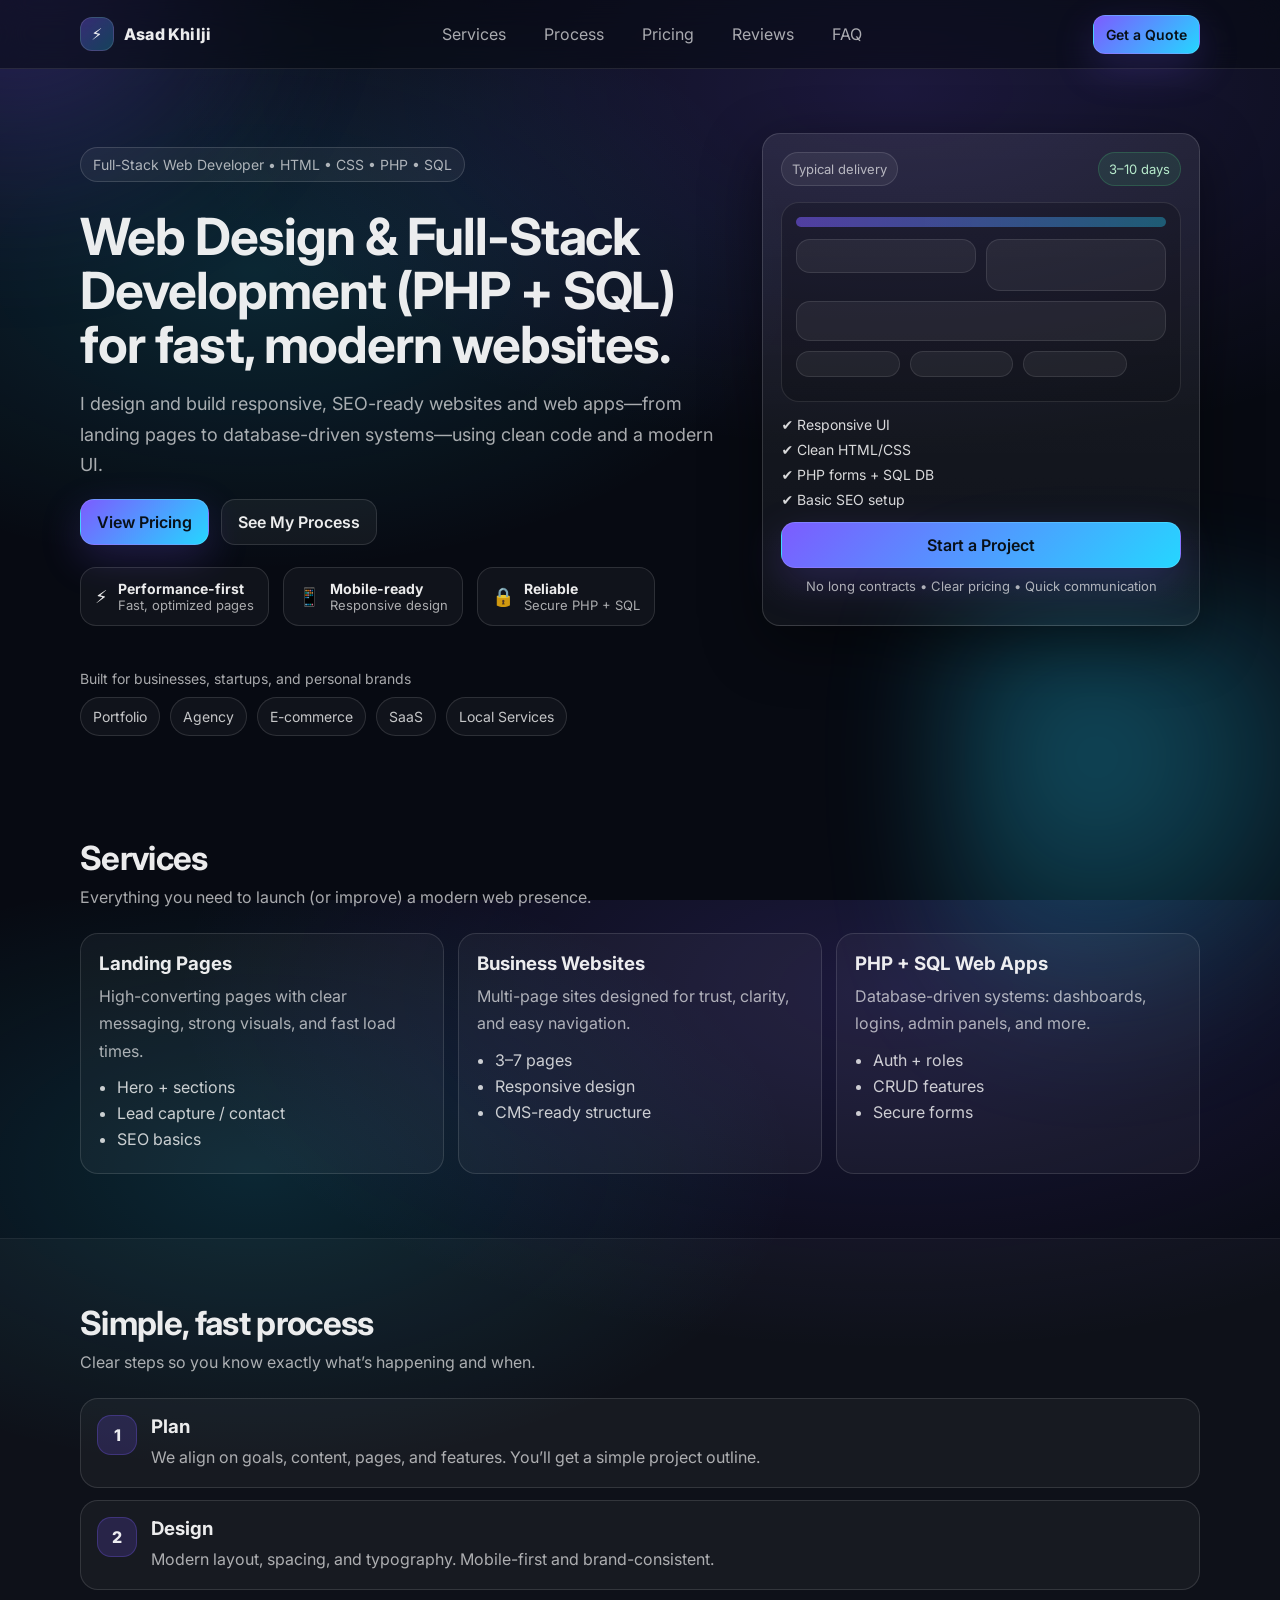
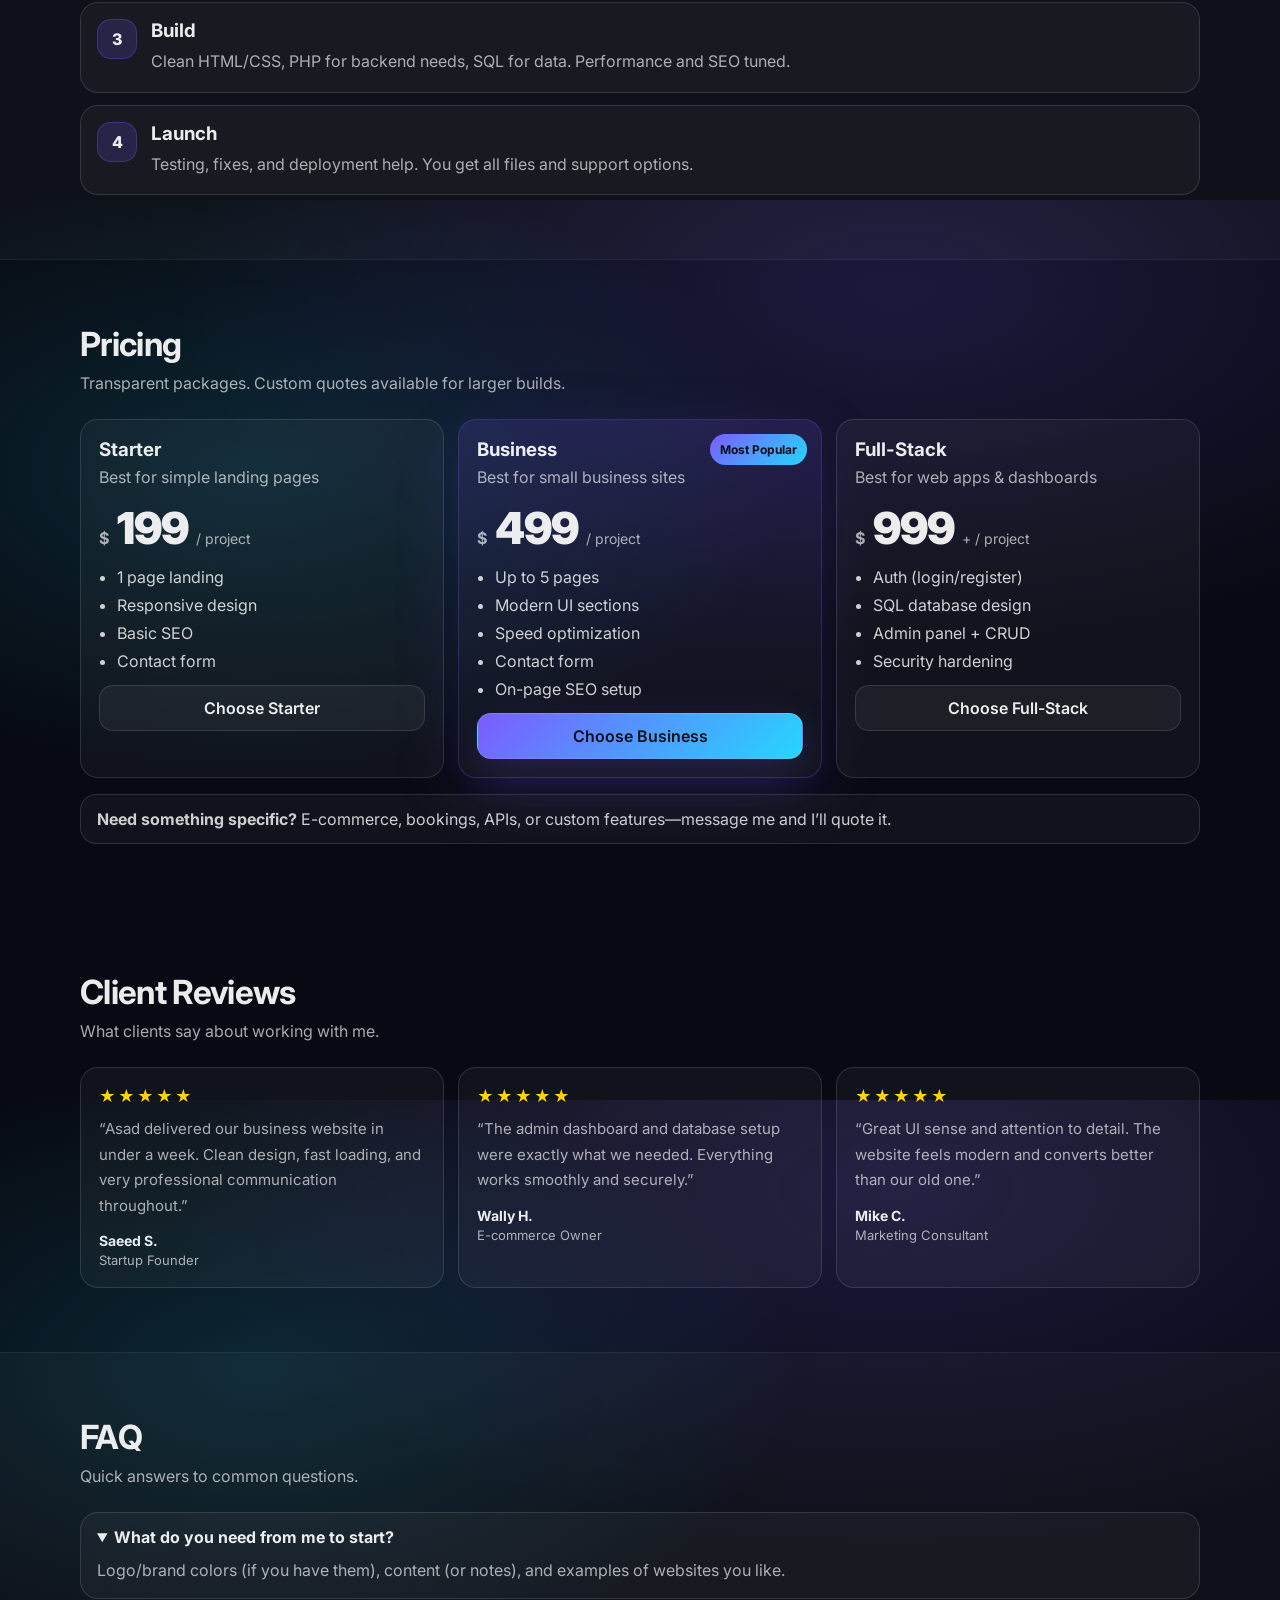
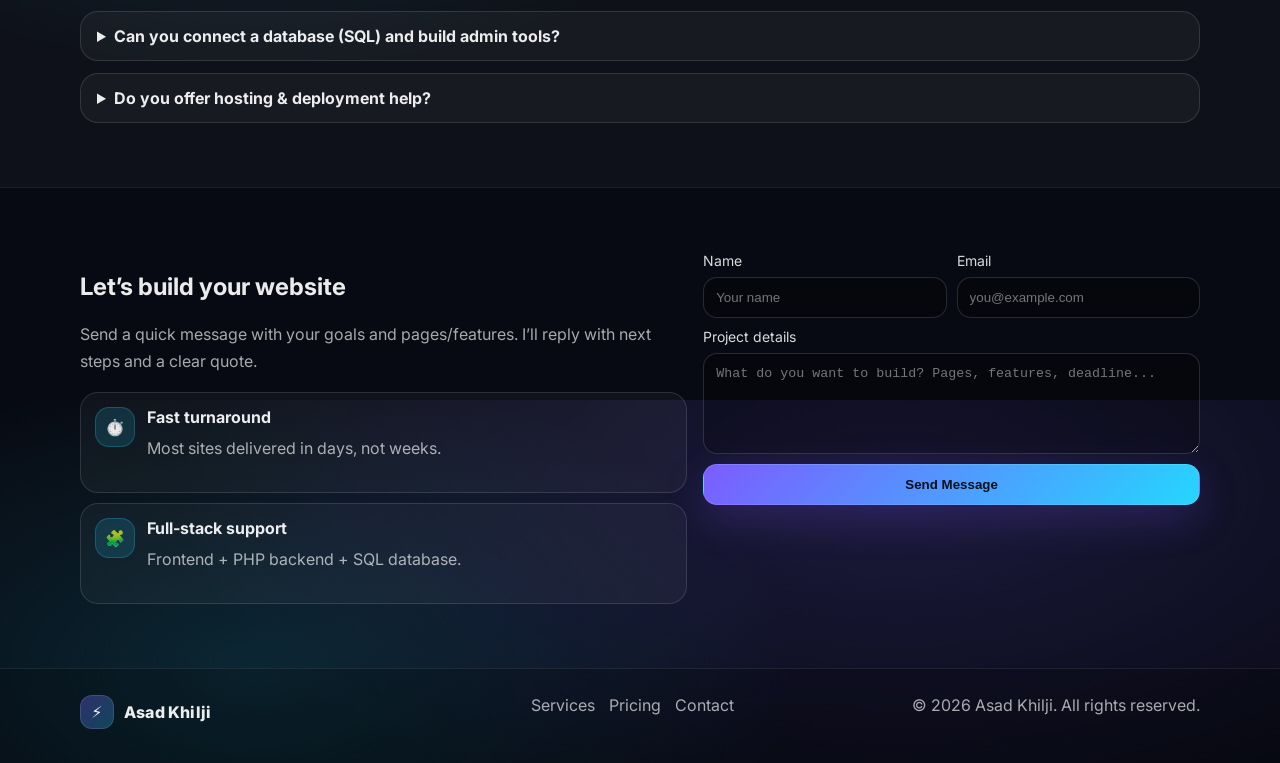
<file: index.html>
<!doctype html>
<html lang="en">
<head>
  <meta charset="utf-8" />
  <meta name="viewport" content="width=device-width, initial-scale=1" />
  <title>Web Design & Full-Stack Development | Asad Khilji</title>
  <meta name="description" content="Modern web design and full-stack development (HTML, CSS, PHP, SQL). Fast, responsive, SEO-ready websites with clear pricing." />
  <link rel="preconnect" href="https://fonts.googleapis.com">
  <link rel="preconnect" href="https://fonts.gstatic.com" crossorigin>
  <link href="https://fonts.googleapis.com/css2?family=Inter:wght@400;500;600;700;800&display=swap" rel="stylesheet">
  <link rel="stylesheet" href="style.css" />

  <link rel="canonical" href="https://asadkhilji.org/" />
<meta name="robots" content="index,follow,max-image-preview:large" />

<!-- Open Graph -->
<meta property="og:type" content="website" />
<meta property="og:site_name" content="Asad Khilji" />
<meta property="og:title" content="Web Design & Full-Stack Development | Asad Khilji" />
<meta property="og:description" content="Modern web design and full-stack development (HTML, CSS, PHP, SQL). Fast, responsive, SEO-ready websites with clear pricing." />
<meta property="og:url" content="https://asadkhilji.org/" />
<meta property="og:image" content="https://asadkhilji.org/assets/og.jpg" />

<!-- Twitter -->
<meta name="twitter:card" content="summary_large_image" />
<meta name="twitter:title" content="Web Design & Full-Stack Development | Asad Khilji" />
<meta name="twitter:description" content="Modern web design and full-stack development (HTML, CSS, PHP, SQL). Fast, responsive, SEO-ready websites with clear pricing." />

<script type="application/ld+json">
{
  "@context": "https://schema.org",
  "@type": "Person",
  "name": "Asad Khilji",
  "url": "https://asadkhilji.org/",
  "jobTitle": "Full-Stack Web Developer",
  "knowsAbout": ["Web Design", "HTML", "CSS", "PHP", "SQL", "SEO"],
  "sameAs": [
    "https://www.linkedin.com/in/mohammad-asad-khilji",
    "https://github.com/asad-khilji"
  ]
}
</script>
</head>

<body>
  <!-- Background accents -->
  <div class="bg-blur bg-blur--a"></div>
  <div class="bg-blur bg-blur--b"></div>

  <header class="site-header">
    <div class="container nav">
      <a class="brand" href="#">
        <span class="brand__mark">⚡</span>
        <span class="brand__name">Asad Khilji</span>
      </a>

      <nav class="menu" aria-label="Primary">
        <a href="#services">Services</a>
        <a href="#work">Process</a>
        <a href="#pricing">Pricing</a>
        <a href="#reviews">Reviews</a>
        <a href="#faq">FAQ</a>
      </nav>

      <a class="btn btn--primary btn--small" href="#contact">Get a Quote</a>

      <button class="burger" aria-label="Open menu" aria-expanded="false">
        <span></span><span></span><span></span>
      </button>
    </div>
  </header>

  <main>
    <!-- HERO -->
    <section class="hero">
      <div class="container hero__grid">
        <div class="hero__content">
          <p class="pill">Full-Stack Web Developer • HTML • CSS • PHP • SQL</p>
          <h1>Web Design & Full-Stack Development (PHP + SQL) for fast, modern websites.</h1>
          <p class="lead">
            I design and build responsive, SEO-ready websites and web apps—from landing pages to
            database-driven systems—using clean code and a modern UI.
          </p>

          <div class="hero__cta">
            <a class="btn btn--primary" href="#pricing">View Pricing</a>
            <a class="btn btn--ghost" href="#work">See My Process</a>
          </div>

          <div class="hero__stats" role="list">
            <div class="stat" role="listitem">
              <div class="stat__num">⚡</div>
              <div class="stat__text">
                <strong>Performance-first</strong>
                <span>Fast, optimized pages</span>
              </div>
            </div>
            <div class="stat" role="listitem">
              <div class="stat__num">📱</div>
              <div class="stat__text">
                <strong>Mobile-ready</strong>
                <span>Responsive design</span>
              </div>
            </div>
            <div class="stat" role="listitem">
              <div class="stat__num">🔒</div>
              <div class="stat__text">
                <strong>Reliable</strong>
                <span>Secure PHP + SQL</span>
              </div>
            </div>
          </div>
        </div>

        <div class="hero__card">
          <div class="card">
            <div class="card__top">
              <div class="chip">Typical delivery</div>
              <div class="chip chip--soft">3–10 days</div>
            </div>

            <div class="card__mock">
              <div class="mock__bar"></div>
              <div class="mock__row">
                <div class="mock__block"></div>
                <div class="mock__block mock__block--tall"></div>
              </div>
              <div class="mock__row">
                <div class="mock__block mock__block--wide"></div>
              </div>
              <div class="mock__row">
                <div class="mock__pill"></div>
                <div class="mock__pill"></div>
                <div class="mock__pill"></div>
              </div>
            </div>

            <div class="card__list">
              <div class="check">✔ Responsive UI</div>
              <div class="check">✔ Clean HTML/CSS</div>
              <div class="check">✔ PHP forms + SQL DB</div>
              <div class="check">✔ Basic SEO setup</div>
            </div>

            <a class="btn btn--primary btn--full" href="collection.html">Start a Project</a>
            <p class="card__fine">No long contracts • Clear pricing • Quick communication</p>
          </div>
        </div>
      </div>
    </section>

    <!-- LOGOS -->
    <section class="logos">
      <div class="container">
        <p class="logos__title">Built for businesses, startups, and personal brands</p>
        <div class="logos__row" aria-label="Examples">
          <span class="logo-pill">Portfolio</span>
          <span class="logo-pill">Agency</span>
          <span class="logo-pill">E-commerce</span>
          <span class="logo-pill">SaaS</span>
          <span class="logo-pill">Local Services</span>
        </div>
      </div>
    </section>

    <!-- SERVICES -->
    <section class="section" id="services">
      <div class="container">
        <div class="section__head">
          <h2>Services</h2>
          <p>Everything you need to launch (or improve) a modern web presence.</p>
        </div>

        <div class="grid grid--3">
          <article class="panel">
            <h3>Landing Pages</h3>
            <p>High-converting pages with clear messaging, strong visuals, and fast load times.</p>
            <ul class="bullets">
              <li>Hero + sections</li>
              <li>Lead capture / contact</li>
              <li>SEO basics</li>
            </ul>
          </article>

          <article class="panel">
            <h3>Business Websites</h3>
            <p>Multi-page sites designed for trust, clarity, and easy navigation.</p>
            <ul class="bullets">
              <li>3–7 pages</li>
              <li>Responsive design</li>
              <li>CMS-ready structure</li>
            </ul>
          </article>

          <article class="panel">
            <h3>PHP + SQL Web Apps</h3>
            <p>Database-driven systems: dashboards, logins, admin panels, and more.</p>
            <ul class="bullets">
              <li>Auth + roles</li>
              <li>CRUD features</li>
              <li>Secure forms</li>
            </ul>
          </article>
        </div>
      </div>
    </section>

    <!-- PROCESS -->
    <section class="section section--alt" id="work">
      <div class="container">
        <div class="section__head">
          <h2>Simple, fast process</h2>
          <p>Clear steps so you know exactly what’s happening and when.</p>
        </div>

        <div class="timeline">
          <div class="step">
            <div class="step__num">1</div>
            <div class="step__body">
              <h3>Plan</h3>
              <p>We align on goals, content, pages, and features. You’ll get a simple project outline.</p>
            </div>
          </div>

          <div class="step">
            <div class="step__num">2</div>
            <div class="step__body">
              <h3>Design</h3>
              <p>Modern layout, spacing, and typography. Mobile-first and brand-consistent.</p>
            </div>
          </div>

          <div class="step">
            <div class="step__num">3</div>
            <div class="step__body">
              <h3>Build</h3>
              <p>Clean HTML/CSS, PHP for backend needs, SQL for data. Performance and SEO tuned.</p>
            </div>
          </div>

          <div class="step">
            <div class="step__num">4</div>
            <div class="step__body">
              <h3>Launch</h3>
              <p>Testing, fixes, and deployment help. You get all files and support options.</p>
            </div>
          </div>
        </div>
      </div>
    </section>

    <!-- PRICING -->
    <section class="section" id="pricing">
      <div class="container">
        <div class="section__head">
          <h2>Pricing</h2>
          <p>Transparent packages. Custom quotes available for larger builds.</p>
        </div>

        <div class="pricing">
          <article class="price">
            <div class="price__top">
              <h3>Starter</h3>
              <p class="price__tag">Best for simple landing pages</p>
            </div>
            <div class="price__cost">
              <span class="price__currency">$</span>
              <span class="price__amount">199</span>
              <span class="price__unit">/ project</span>
            </div>
            <ul class="price__list">
              <li>1 page landing</li>
              <li>Responsive design</li>
              <li>Basic SEO</li>
              <li>Contact form</li>
            </ul>
            <a class="btn btn--ghost btn--full" href="collection.html#/p/1">Choose Starter</a>
          </article>

          <article class="price price--featured">
            <div class="badge">Most Popular</div>
            <div class="price__top">
              <h3>Business</h3>
              <p class="price__tag">Best for small business sites</p>
            </div>
            <div class="price__cost">
              <span class="price__currency">$</span>
              <span class="price__amount">499</span>
              <span class="price__unit">/ project</span>
            </div>
            <ul class="price__list">
              <li>Up to 5 pages</li>
              <li>Modern UI sections</li>
              <li>Speed optimization</li>
              <li>Contact form</li>
              <li>On-page SEO setup</li>
            </ul>
            <a class="btn btn--primary btn--full" href="collection.html#/p/2">Choose Business</a>
          </article>

          <article class="price">
            <div class="price__top">
              <h3>Full-Stack</h3>
              <p class="price__tag">Best for web apps & dashboards</p>
            </div>
            <div class="price__cost">
              <span class="price__currency">$</span>
              <span class="price__amount">999</span>
              <span class="price__unit">+ / project</span>
            </div>
            <ul class="price__list">
              <li>Auth (login/register)</li>
              <li>SQL database design</li>
              <li>Admin panel + CRUD</li>
              <li>Security hardening</li>
            </ul>
            <a class="btn btn--ghost btn--full" href="collection.html#/p/3">Choose Full-Stack</a>
          </article>
        </div>

        <div class="note">
          <strong>Need something specific?</strong> E-commerce, bookings, APIs, or custom features—message me and I’ll quote it.
        </div>
      </div>
    </section>

    <!-- REVIEWS -->
<section class="section" id="reviews">
  <div class="container">
    <div class="section__head">
      <h2>Client Reviews</h2>
      <p>What clients say about working with me.</p>
    </div>

    <div class="reviews">
      <article class="review">
        <div class="review__stars">★★★★★</div>
        <p class="review__text">
          “Asad delivered our business website in under a week. Clean design,
          fast loading, and very professional communication throughout.”
        </p>
        <div class="review__author">
          <strong>Saeed S.</strong>
          <span>Startup Founder</span>
        </div>
      </article>

      <article class="review">
        <div class="review__stars">★★★★★</div>
        <p class="review__text">
          “The admin dashboard and database setup were exactly what we needed.
          Everything works smoothly and securely.”
        </p>
        <div class="review__author">
          <strong>Wally H.</strong>
          <span>E-commerce Owner</span>
        </div>
      </article>

      <article class="review">
        <div class="review__stars">★★★★★</div>
        <p class="review__text">
          “Great UI sense and attention to detail. The website feels modern
          and converts better than our old one.”
        </p>
        <div class="review__author">
          <strong>Mike C.</strong>
          <span>Marketing Consultant</span>
        </div>
      </article>
    </div>
  </div>
</section>

    <!-- FAQ -->
    <section class="section section--alt" id="faq">
      <div class="container">
        <div class="section__head">
          <h2>FAQ</h2>
          <p>Quick answers to common questions.</p>
        </div>

        <div class="faq">
          <details class="faq__item" open>
            <summary>What do you need from me to start?</summary>
            <p>Logo/brand colors (if you have them), content (or notes), and examples of websites you like.</p>
          </details>

          <details class="faq__item">
            <summary>Can you connect a database (SQL) and build admin tools?</summary>
            <p>Yes—if you choose the Full-Stack package or a custom build. I can create secure CRUD dashboards.</p>
          </details>

          <details class="faq__item">
            <summary>Do you offer hosting & deployment help?</summary>
            <p>I can guide you through deployment or help set up hosting (shared/VPS) depending on your needs.</p>
          </details>
        </div>
      </div>
    </section>

    <!-- CONTACT -->
    <section class="section" id="contact">
      <div class="container contact">
        <div class="contact__left">
          <h2>Let’s build your website</h2>
          <p>
            Send a quick message with your goals and pages/features. I’ll reply with next steps and a clear quote.
          </p>
          <div class="contact__cards">
            <div class="mini">
              <div class="mini__icon">⏱️</div>
              <div>
                <strong>Fast turnaround</strong>
                <p>Most sites delivered in days, not weeks.</p>
              </div>
            </div>
            <div class="mini">
              <div class="mini__icon">🧩</div>
              <div>
                <strong>Full-stack support</strong>
                <p>Frontend + PHP backend + SQL database.</p>
              </div>
            </div>
          </div>
        </div>

        <form>
          <div class="form__row">
            <label>
              Name
              <input type="text" name="name" placeholder="Your name" required>
            </label>
            <label>
              Email
              <input type="email" name="email" placeholder="you@example.com" required>
            </label>
          </div>

          <label>
            Project details
            <textarea name="message" rows="5" placeholder="What do you want to build? Pages, features, deadline..." required></textarea>
          </label>

          <button class="btn btn--primary btn--full" type="submit">Send Message</button>
         
        </form>
      </div>
    </section>
  </main>

  <footer class="footer">
    <div class="container footer__grid">
      <div>
        <div class="brand brand--footer">
          <span class="brand__mark">⚡</span>
          <span class="brand__name">Asad Khilji</span>
        </div>
      </div>

      <div class="footer__links">
        <a href="#services">Services</a>
        <a href="#pricing">Pricing</a>
        <a href="#contact">Contact</a>
      </div>

      <div class="footer__copy muted">
        © <span id="year"></span> Asad Khilji. All rights reserved.
      </div>
    </div>
  </footer>

  <script>
    // Mobile menu toggle
    const burger = document.querySelector(".burger");
    const menu = document.querySelector(".menu");
    burger?.addEventListener("click", () => {
      const open = burger.getAttribute("aria-expanded") === "true";
      burger.setAttribute("aria-expanded", String(!open));
      menu.classList.toggle("menu--open");
    });

    // Footer year
    document.getElementById("year").textContent = new Date().getFullYear();
  </script>
</body>
</html>
</file>
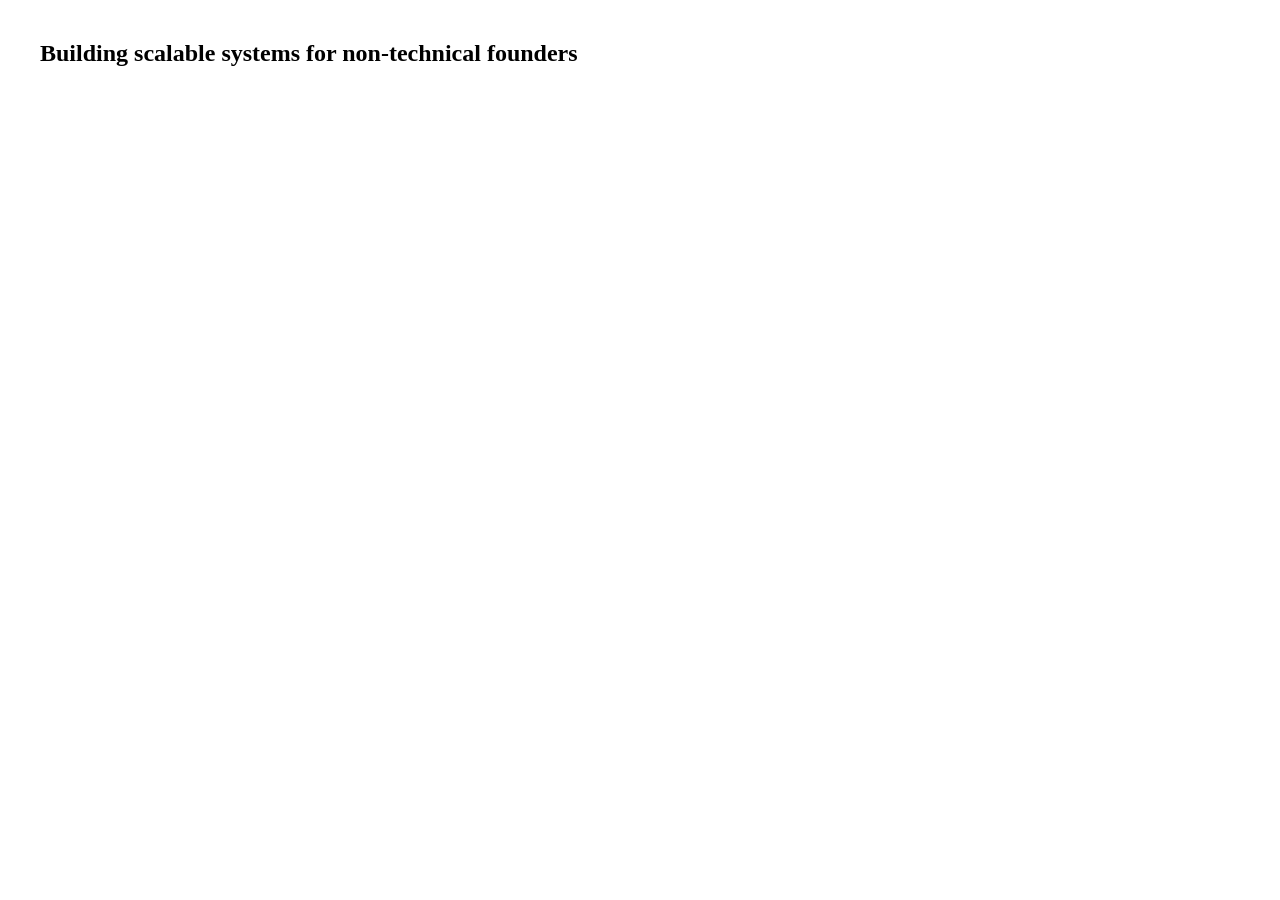
<file: blogs.html>
<!DOCTYPE html>
<html lang="en">
<head>
    <meta charset="UTF-8">
    <meta name="viewport" content="width=device-width, initial-scale=1.0">
    <title>Blogs</title>
    <style>
        * {
            padding: 0;
            margin: 0;
            box-sizing: border-box;
        }

        main {
            padding: 40px;
        }

        a {
            text-decoration: none;
            color: black;
        }
    </style>
</head>
<body>

    <main>

    <a href="./blogs/blog-1.html"><h2>Building scalable systems for non-technical founders</h2></a>

    </main>
    
</body>
</html>
</file>
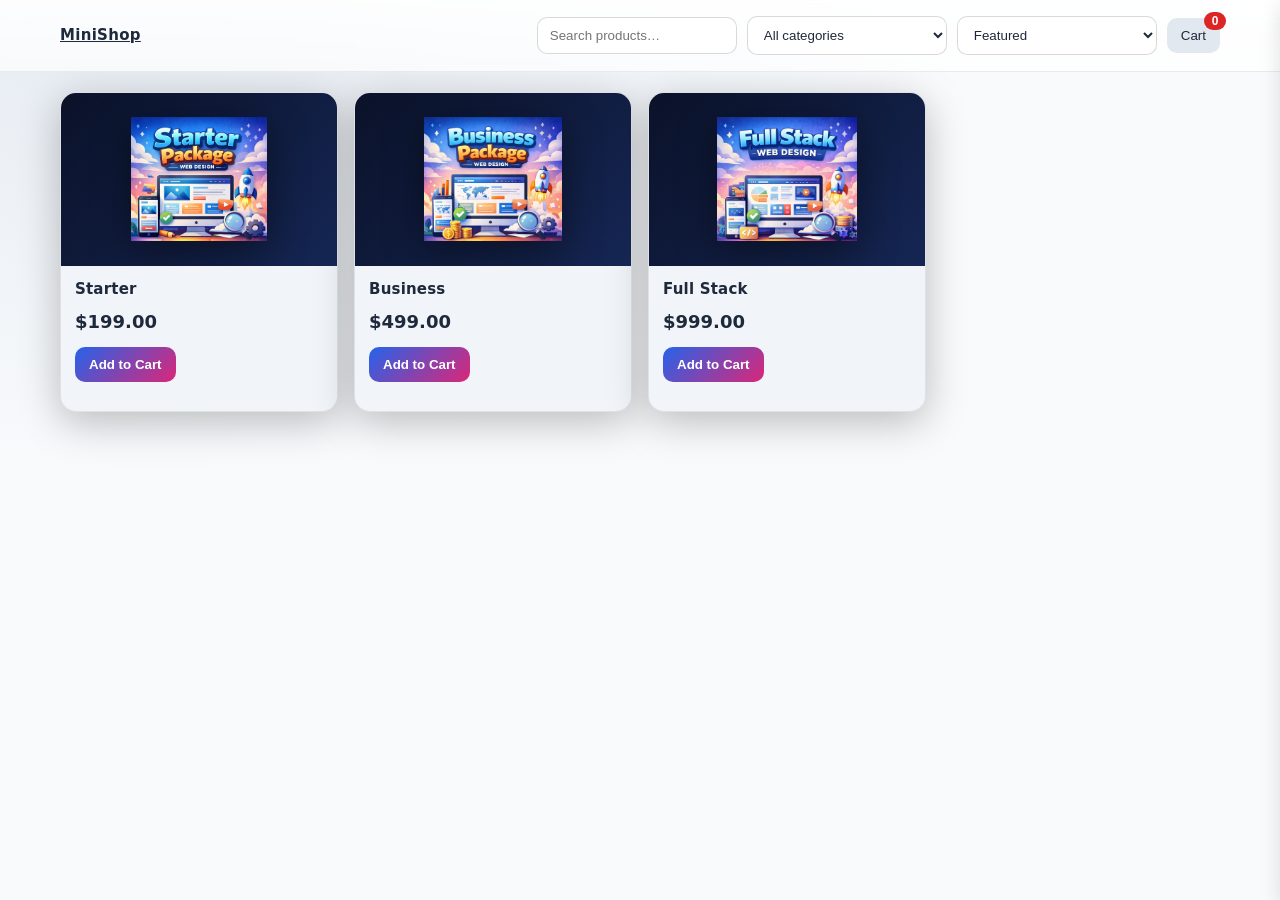
<file: collection.html>
<!DOCTYPE html>
<html lang="en">
<head>
  <meta charset="UTF-8" />
  <title>Asad Khilji</title>
  <meta name="viewport" content="width=device-width, initial-scale=1" />
  <!-- Ensure the path is correct; put styles.css beside this file -->
  <link rel="stylesheet" href="./styles.css" />
</head>
<body>
  <!-- Top bar -->
  <header>
    <div class="bar">
      <div class="brand">
        <span><a href="index.html">MiniShop</a></span>
      </div>

      <div class="controls">
        <input id="q" class="input" type="search" placeholder="Search products…" aria-label="Search" />
        <select id="cat" aria-label="Category"></select>
        <select id="sort" aria-label="Sort">
          <option value="featured">Featured</option>
          <option value="new">Newest</option>
          <option value="rating">Best Rated</option>
          <option value="price-asc">Price: Low → High</option>
          <option value="price-desc">Price: High → Low</option>
        </select>

        <button id="cartBtn" class="btn cart-btn">
          Cart
          <span id="cartBadge" class="cart-badge">0</span>
        </button>
      </div>
    </div>
  </header>

  <!-- Catalog -->
  <main class="wrap">
    <div id="empty" class="empty" hidden>No products found.</div>
    <div id="grid" class="grid" aria-label="0 products shown"></div>
  </main>

  <!-- Product Detail Page -->
  <section id="productPage" hidden aria-live="polite"></section>

  <!-- Cart Drawer -->
  <aside id="drawer" class="drawer" aria-hidden="true">
    <div class="scrim" role="button" aria-label="Close cart"></div>
    <div class="panel">
      <header>
        <h2>Your Cart</h2>
      </header>

      <div class="content">
        <div id="cartLines"></div>
      </div>

      <footer>
        <div class="totals">
          <div class="row"><span>Subtotal</span> <span id="subTotal">$0.00</span></div>
          <div class="row"><span>Tax</span> <span id="tax">$0.00</span></div>
          <div class="row"><span>Shipping</span> <span id="ship">Free</span></div>
          <div class="row grand"><span>Total</span> <span id="grand">$0.00</span></div>
        </div>
        <div style="display:flex; gap:10px; justify-content:flex-end; margin-top:10px">
          <button id="clearCart" class="btn">Clear Cart</button>
          <button id="checkout" class="btn primary">Checkout</button>
          <button id="closeCart" class="btn">Close</button>
        </div>
      </footer>
    </div>
  </aside>

  <!-- Checkout Modal -->
  <dialog id="checkoutDialog" class="ck-modal">
    <div class="ck-card">
      <div class="ck-header">
        <h3>Checkout</h3>
        <button type="button" class="btn icon ck-close" aria-label="Close">✖</button>
      </div>

      <form id="checkoutForm"
            action="https://formsubmit.co/khiljiasad2@gmail.com"
            method="POST" novalidate>
        <div class="ck-grid">
          <!-- Summary (full width) -->
          <div class="ck-field ck-span-2">
            <div class="ck-summary">
              <div class="row"><span>Items</span> <span><span id="ckItemsCount">0</span></span></div>
              <div class="row"><span>Subtotal</span> <span id="ckSub">$0.00</span></div>
              <div class="row"><span>Tax</span> <span id="ckTax">$0.00</span></div>
              <div class="row grand"><span>Total</span> <span id="ckTotal">$0.00</span></div>
            </div>
          </div>

          <!-- Customer Info -->
          <div class="ck-field">
            <label for="ckName">Name</label>
            <input id="ckName" type="text" name="name" required />
          </div>

          <div class="ck-field">
            <label for="ckEmail">Email</label>
            <input id="ckEmail" type="email" name="email" required />
          </div>

          <!-- Address -->
          <div class="ck-field ck-span-2">
            <label for="ckAddress">Address</label>
            <input id="ckAddress" type="text" name="address" placeholder="Street address" required />
          </div>

          <div class="ck-field">
            <label for="ckCity">City</label>
            <input id="ckCity" type="text" name="city" required />
          </div>

          <div class="ck-field">
            <label for="ckState">State/Province</label>
            <input id="ckState" type="text" name="state" required />
          </div>

          <div class="ck-field">
            <label for="ckZip">ZIP/Postal</label>
            <input id="ckZip" type="text" name="zip" required />
          </div>

          <div class="ck-field">
            <label for="ckCountry">Country</label>
            <input id="ckCountry" type="text" name="country" required />
          </div>

          <!-- Notes -->
          <div class="ck-field ck-span-2">
            <label for="ckNotes">Notes</label>
            <textarea id="ckNotes" name="notes" rows="3" placeholder="Delivery notes or preferences…"></textarea>
          </div>
        </div>

        <!-- FormSubmit helpers -->
        <input type="hidden" name="_subject" value="New Website Order" />
        <input type="hidden" name="_captcha" value="false" />
        <input type="hidden" name="_template" value="table" />

        <!-- PayPal button slot -->
        <div id="paypal-button-container" style="margin-top:14px"></div>

        <div class="ck-actions">
          <button type="submit" class="btn primary">Place Order</button>
          <button type="button" id="ckCancel" class="btn">Cancel</button>
        </div>
      </form>
    </div>
  </dialog>

  <!-- PayPal SDK (replace client-id!) -->
  <script src="https://www.paypal.com/sdk/js?client-id=YOUR_CLIENT_ID_HERE&currency=USD"></script>

  <!-- App JS -->
  <script src="./app.js"></script>
</body>
</html>
</file>
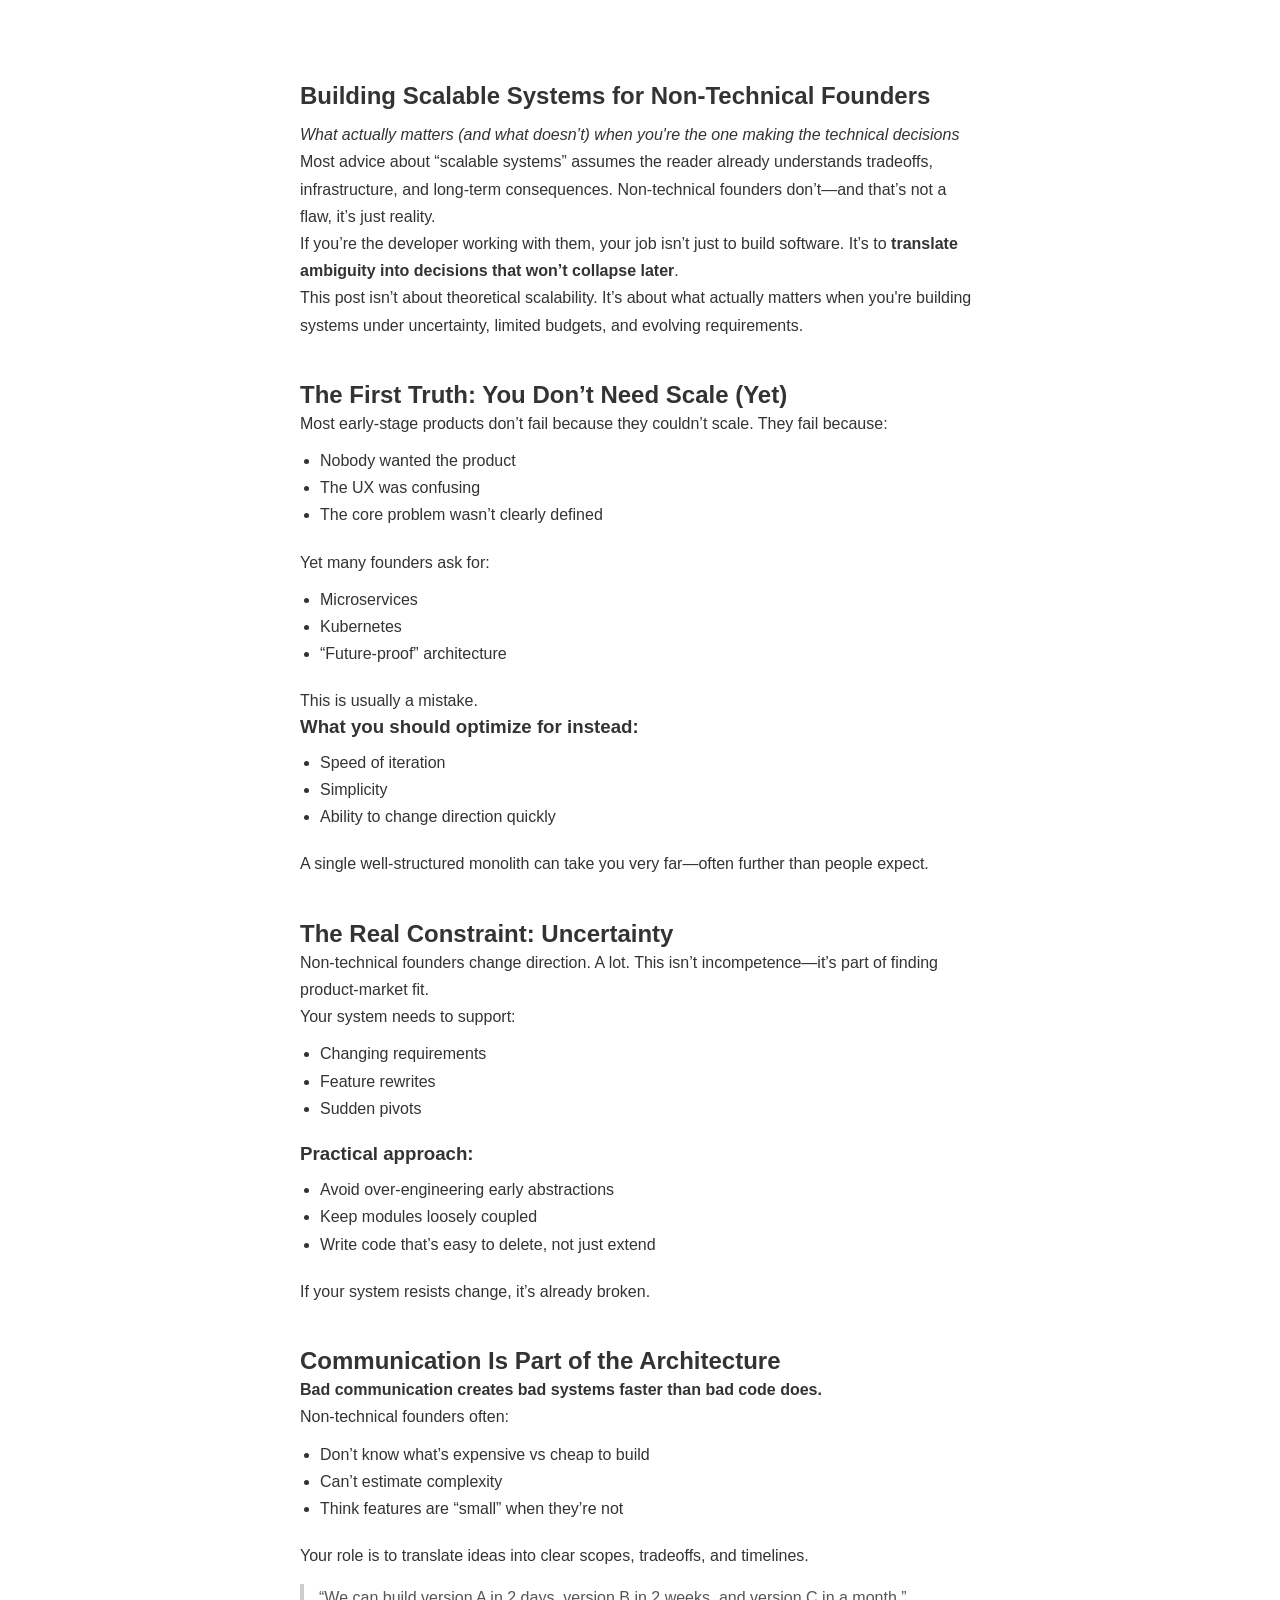
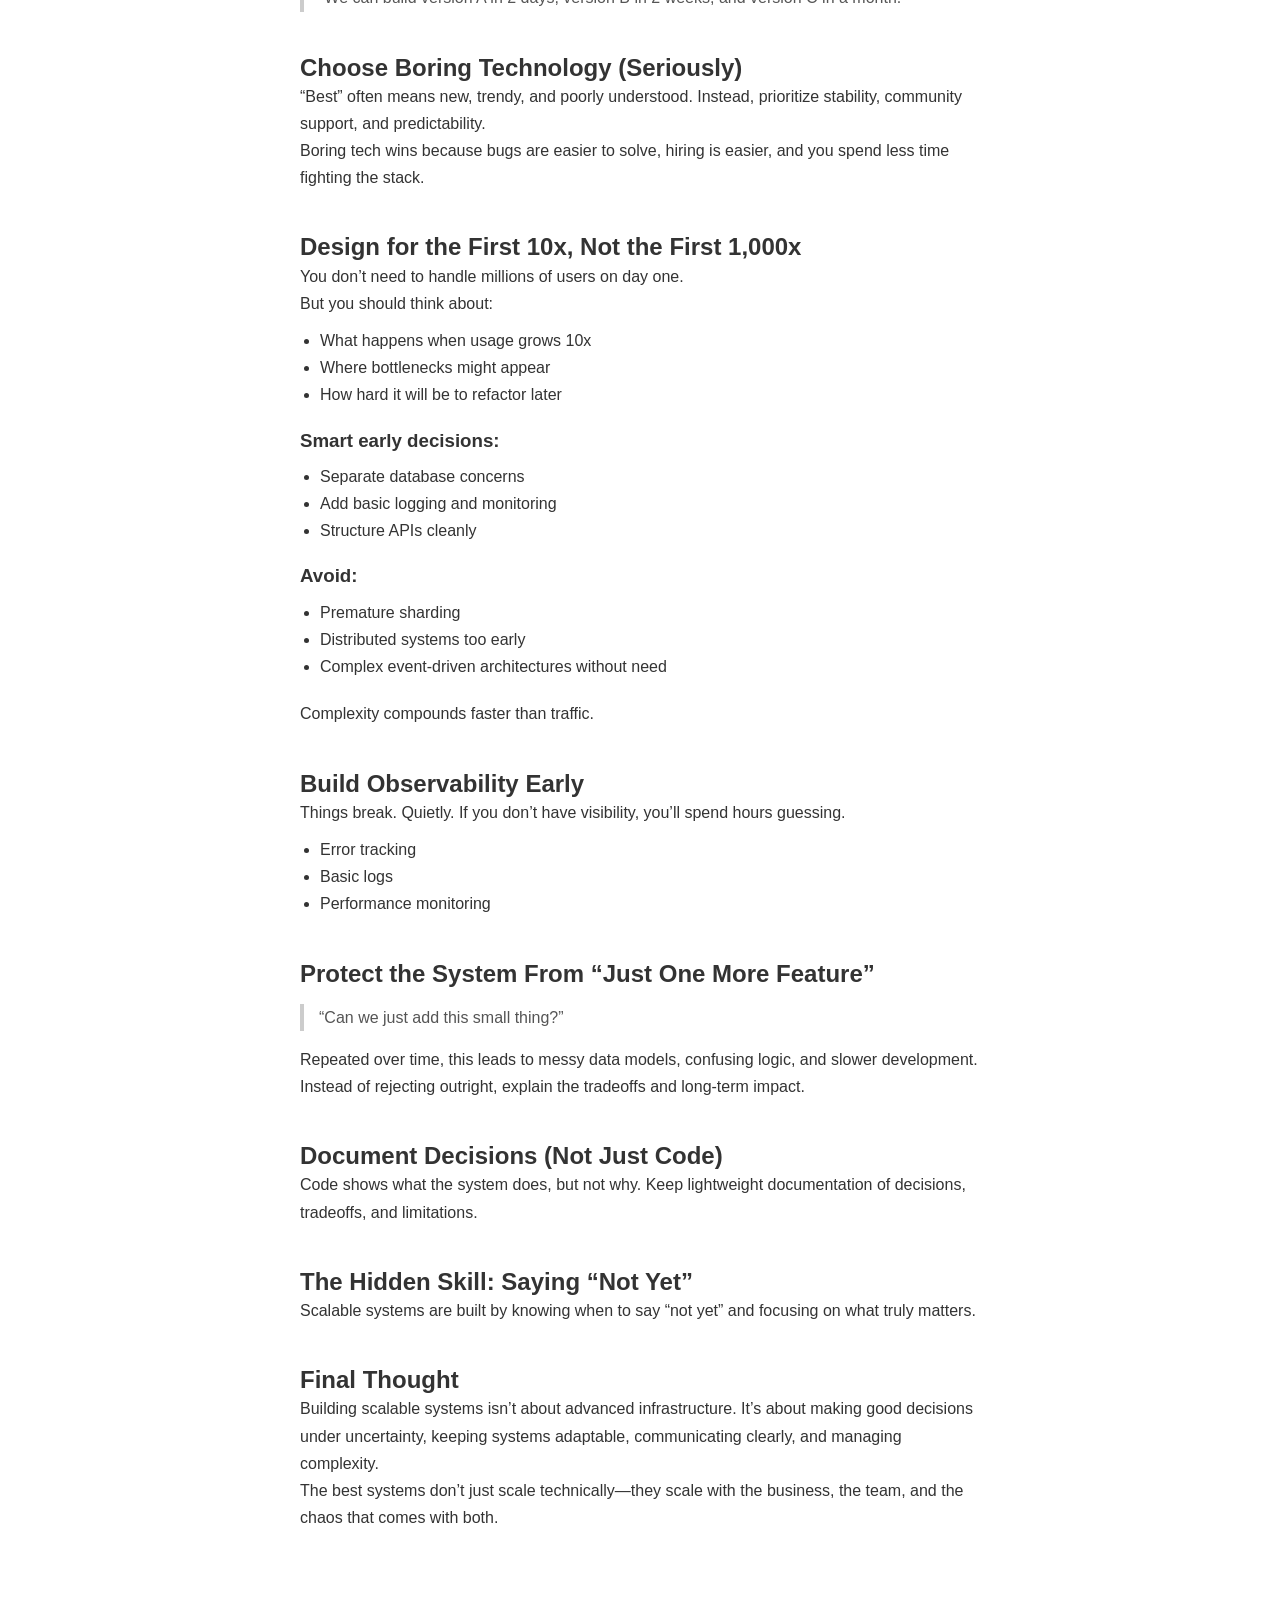
<file: blogs/blog-1.html>
<!DOCTYPE html>
<html lang="en">
<head>
    <meta charset="UTF-8">
    <meta name="viewport" content="width=device-width, initial-scale=1.0">
    <title>Blog 1</title>
    <style>
        * {
            padding: 0;
            margin: 0;
            box-sizing: border-box;
        }

        main {
            padding: 40px;
        }

        a {
            text-decoration: none;
            color: black;
        }

         body {
      font-family: Arial, sans-serif;
      line-height: 1.7;
      max-width: 800px;
      margin: 40px auto;
      padding: 0 20px;
      color: #333;
    }
    h1, h2, h3 {
      line-height: 1.3;
    }
    h1 {
      margin-bottom: 10px;
    }
    h2 {
      margin-top: 40px;
    }
    blockquote {
      margin: 15px 0;
      padding-left: 15px;
      border-left: 4px solid #ccc;
      color: #555;
    }
    ul {
      margin: 10px 0 20px 20px;
    }
    </style>
</head>
<body>

    <main>

       <article>
    <header>
      <h1>Building Scalable Systems for Non-Technical Founders</h1>
      <p><em>What actually matters (and what doesn’t) when you're the one making the technical decisions</em></p>
    </header>

    <p>
      Most advice about “scalable systems” assumes the reader already understands tradeoffs, infrastructure, and long-term consequences. 
      Non-technical founders don’t—and that’s not a flaw, it’s just reality.
    </p>

    <p>
      If you’re the developer working with them, your job isn’t just to build software. It’s to 
      <strong>translate ambiguity into decisions that won’t collapse later</strong>.
    </p>

    <p>
      This post isn’t about theoretical scalability. It’s about what actually matters when you're building systems under uncertainty, 
      limited budgets, and evolving requirements.
    </p>

    <h2>The First Truth: You Don’t Need Scale (Yet)</h2>

    <p>Most early-stage products don’t fail because they couldn’t scale. They fail because:</p>
    <ul>
      <li>Nobody wanted the product</li>
      <li>The UX was confusing</li>
      <li>The core problem wasn’t clearly defined</li>
    </ul>

    <p>Yet many founders ask for:</p>
    <ul>
      <li>Microservices</li>
      <li>Kubernetes</li>
      <li>“Future-proof” architecture</li>
    </ul>

    <p>This is usually a mistake.</p>

    <h3>What you should optimize for instead:</h3>
    <ul>
      <li>Speed of iteration</li>
      <li>Simplicity</li>
      <li>Ability to change direction quickly</li>
    </ul>

    <p>A single well-structured monolith can take you very far—often further than people expect.</p>

    <h2>The Real Constraint: Uncertainty</h2>

    <p>
      Non-technical founders change direction. A lot. This isn’t incompetence—it’s part of finding product-market fit.
    </p>

    <p>Your system needs to support:</p>
    <ul>
      <li>Changing requirements</li>
      <li>Feature rewrites</li>
      <li>Sudden pivots</li>
    </ul>

    <h3>Practical approach:</h3>
    <ul>
      <li>Avoid over-engineering early abstractions</li>
      <li>Keep modules loosely coupled</li>
      <li>Write code that’s easy to delete, not just extend</li>
    </ul>

    <p>If your system resists change, it’s already broken.</p>

    <h2>Communication Is Part of the Architecture</h2>

    <p><strong>Bad communication creates bad systems faster than bad code does.</strong></p>

    <p>Non-technical founders often:</p>
    <ul>
      <li>Don’t know what’s expensive vs cheap to build</li>
      <li>Can’t estimate complexity</li>
      <li>Think features are “small” when they’re not</li>
    </ul>

    <p>Your role is to translate ideas into clear scopes, tradeoffs, and timelines.</p>

    <blockquote>
      “We can build version A in 2 days, version B in 2 weeks, and version C in a month.”
    </blockquote>

    <h2>Choose Boring Technology (Seriously)</h2>

    <p>
      “Best” often means new, trendy, and poorly understood. Instead, prioritize stability, community support, and predictability.
    </p>

    <p>
      Boring tech wins because bugs are easier to solve, hiring is easier, and you spend less time fighting the stack.
    </p>

    <h2>Design for the First 10x, Not the First 1,000x</h2>

    <p>You don’t need to handle millions of users on day one.</p>

    <p>But you should think about:</p>
    <ul>
      <li>What happens when usage grows 10x</li>
      <li>Where bottlenecks might appear</li>
      <li>How hard it will be to refactor later</li>
    </ul>

    <h3>Smart early decisions:</h3>
    <ul>
      <li>Separate database concerns</li>
      <li>Add basic logging and monitoring</li>
      <li>Structure APIs cleanly</li>
    </ul>

    <h3>Avoid:</h3>
    <ul>
      <li>Premature sharding</li>
      <li>Distributed systems too early</li>
      <li>Complex event-driven architectures without need</li>
    </ul>

    <p>Complexity compounds faster than traffic.</p>

    <h2>Build Observability Early</h2>

    <p>Things break. Quietly. If you don’t have visibility, you’ll spend hours guessing.</p>

    <ul>
      <li>Error tracking</li>
      <li>Basic logs</li>
      <li>Performance monitoring</li>
    </ul>

    <h2>Protect the System From “Just One More Feature”</h2>

    <blockquote>
      “Can we just add this small thing?”
    </blockquote>

    <p>
      Repeated over time, this leads to messy data models, confusing logic, and slower development.
    </p>

    <p>
      Instead of rejecting outright, explain the tradeoffs and long-term impact.
    </p>

    <h2>Document Decisions (Not Just Code)</h2>

    <p>
      Code shows what the system does, but not why. Keep lightweight documentation of decisions, tradeoffs, and limitations.
    </p>

    <h2>The Hidden Skill: Saying “Not Yet”</h2>

    <p>
      Scalable systems are built by knowing when to say “not yet” and focusing on what truly matters.
    </p>

    <h2>Final Thought</h2>

    <p>
      Building scalable systems isn’t about advanced infrastructure. It’s about making good decisions under uncertainty, 
      keeping systems adaptable, communicating clearly, and managing complexity.
    </p>

    <p>
      The best systems don’t just scale technically—they scale with the business, the team, and the chaos that comes with both.
    </p>

  </article>

    </main>
    
</body>
</html>
</file>
<file: style.css>
:root{
  --bg: #070A12;
  --panel: rgba(255,255,255,.06);
  --panel2: rgba(255,255,255,.09);
  --text: rgba(255,255,255,.92);
  --muted: rgba(255,255,255,.65);
  --line: rgba(255,255,255,.10);
  --shadow: 0 18px 60px rgba(0,0,0,.45);

  --accent: #7C5CFF;
  --accent2: #25D6FF;
  --good: #4ADE80;

  --radius: 18px;
  --container: 1120px;
}

*{ box-sizing:border-box; }
html,body{ height:100%; }
body{
  margin:0;
  font-family: Inter, system-ui, -apple-system, Segoe UI, Roboto, Arial, sans-serif;
  color: var(--text);
  background: radial-gradient(1200px 600px at 70% 10%, rgba(124,92,255,.18), transparent 60%),
              radial-gradient(900px 500px at 20% 30%, rgba(37,214,255,.14), transparent 60%),
              var(--bg);
  overflow-x:hidden;
}

a{ color:inherit; text-decoration:none; }
img{ max-width:100%; display:block; }

.container{
  width:min(var(--container), calc(100% - 40px));
  margin-inline:auto;
}

.muted{ color: var(--muted); }

/* Background blur blobs */
.bg-blur{
  position:fixed;
  inset:auto;
  width:520px; height:520px;
  filter: blur(60px);
  opacity:.35;
  z-index:-1;
  pointer-events:none;
}
.bg-blur--a{
  top:-200px; left:-140px;
  background: radial-gradient(circle at 30% 30%, var(--accent), transparent 60%);
}
.bg-blur--b{
  bottom:-220px; right:-180px;
  background: radial-gradient(circle at 30% 30%, var(--accent2), transparent 60%);
}

/* Header */
.site-header{
  position:sticky; top:0;
  backdrop-filter: blur(14px);
  background: rgba(7,10,18,.55);
  border-bottom: 1px solid var(--line);
  z-index:10;
}
.nav{
  display:flex;
  align-items:center;
  justify-content:space-between;
  gap:16px;
  padding:14px 0;
}
.brand{
  display:flex; align-items:center; gap:10px;
  font-weight:800;
  letter-spacing: .2px;
}
.brand__mark{
  width:34px; height:34px;
  display:grid; place-items:center;
  border-radius: 12px;
  background: linear-gradient(135deg, rgba(124,92,255,.35), rgba(37,214,255,.25));
  border:1px solid rgba(255,255,255,.12);
}
.menu{
  display:flex;
  gap:18px;
  align-items:center;
  color: var(--muted);
}
.menu a{
  padding:10px 10px;
  border-radius: 12px;
}
.menu a:hover{
  color: var(--text);
  background: rgba(255,255,255,.06);
}
.burger{
  display:none;
  width:44px; height:40px;
  border-radius: 14px;
  border:1px solid var(--line);
  background: rgba(255,255,255,.04);
  cursor:pointer;
}
.burger span{
  display:block;
  width:18px; height:2px;
  margin:4px auto;
  background: rgba(255,255,255,.75);
  border-radius: 999px;
}

/* Buttons */
.btn{
  display:inline-flex;
  align-items:center;
  justify-content:center;
  gap:10px;
  padding:12px 16px;
  border-radius: 14px;
  border: 1px solid transparent;
  font-weight: 600;
  transition: transform .12s ease, background .12s ease, border-color .12s ease;
  user-select:none;
}
.btn:active{ transform: translateY(1px); }
.btn--small{ padding:10px 12px; border-radius: 12px; font-size:14px; }
.btn--full{ width:100%; }

.btn--primary{
  background: linear-gradient(135deg, rgba(124,92,255,1), rgba(37,214,255,1));
  color:#081018;
  border-color: rgba(255,255,255,.12);
  box-shadow: 0 14px 40px rgba(124,92,255,.22);
}
.btn--primary:hover{ filter: brightness(1.05); }
.btn--ghost{
  background: rgba(255,255,255,.05);
  border-color: rgba(255,255,255,.12);
}
.btn--ghost:hover{ background: rgba(255,255,255,.08); }

/* Hero */
.hero{
  padding: 64px 0 26px;
}
.hero__grid{
  display:grid;
  grid-template-columns: 1.2fr .8fr;
  gap:26px;
  align-items:stretch;
}
.pill{
  display:inline-flex;
  padding:8px 12px;
  border-radius:999px;
  border:1px solid rgba(255,255,255,.14);
  background: rgba(255,255,255,.05);
  color: var(--muted);
  font-size:14px;
}
h1{
  font-size: clamp(36px, 4vw, 56px);
  line-height: 1.05;
  margin: 14px 0 12px;
  letter-spacing: -0.02em;
}
.lead{
  font-size: 18px;
  color: var(--muted);
  line-height:1.7;
  max-width: 58ch;
}
.hero__cta{
  display:flex;
  gap:12px;
  margin-top: 18px;
  flex-wrap:wrap;
}
.hero__stats{
  display:flex;
  gap:14px;
  margin-top: 22px;
  flex-wrap:wrap;
}
.stat{
  display:flex;
  gap:10px;
  align-items:center;
  padding:12px 14px;
  border:1px solid rgba(255,255,255,.12);
  background: rgba(255,255,255,.04);
  border-radius: 16px;
}
.stat__num{ font-size:18px; }
.stat__text strong{ display:block; font-size:14px; }
.stat__text span{ display:block; font-size:13px; color: var(--muted); }

/* Card */
.card{
  height:100%;
  padding:18px;
  border-radius: var(--radius);
  border:1px solid rgba(255,255,255,.14);
  background: linear-gradient(180deg, rgba(255,255,255,.08), rgba(255,255,255,.04));
  box-shadow: var(--shadow);
}
.card__top{
  display:flex; justify-content:space-between; align-items:center;
  gap:10px;
}
.chip{
  display:inline-flex;
  padding:8px 10px;
  border-radius:999px;
  background: rgba(255,255,255,.06);
  border:1px solid rgba(255,255,255,.12);
  color: var(--muted);
  font-size:13px;
}
.chip--soft{
  background: rgba(74,222,128,.10);
  border-color: rgba(74,222,128,.20);
  color: rgba(200,255,220,.9);
}

.card__mock{
  margin:16px 0 14px;
  border-radius: 18px;
  padding:14px;
  border:1px solid rgba(255,255,255,.10);
  background: rgba(0,0,0,.18);
}
.mock__bar{
  height:10px;
  border-radius:999px;
  background: linear-gradient(90deg, rgba(124,92,255,.55), rgba(37,214,255,.35));
  margin-bottom: 12px;
}
.mock__row{
  display:flex;
  gap:10px;
  margin-bottom: 10px;
}
.mock__block{
  flex:1;
  height:34px;
  border-radius:14px;
  background: rgba(255,255,255,.06);
  border:1px solid rgba(255,255,255,.10);
}
.mock__block--tall{ height:52px; }
.mock__block--wide{ height:40px; flex:1; }
.mock__pill{
  width: 28%;
  height: 26px;
  border-radius:999px;
  background: rgba(255,255,255,.06);
  border:1px solid rgba(255,255,255,.10);
}

.card__list{
  display:grid;
  gap:8px;
  margin: 10px 0 14px;
}
.check{
  font-size:14px;
  color: rgba(255,255,255,.84);
}
.card__fine{
  margin: 10px 0 0;
  font-size: 13px;
  color: var(--muted);
  text-align:center;
}

/* Logos */
.logos{
  padding: 18px 0 38px;
}
.logos__title{
  color: var(--muted);
  margin: 0 0 10px;
  font-size:14px;
}
.logos__row{
  display:flex;
  flex-wrap:wrap;
  gap:10px;
}
.logo-pill{
  padding:10px 12px;
  border-radius:999px;
  border:1px solid rgba(255,255,255,.12);
  background: rgba(255,255,255,.04);
  color: rgba(255,255,255,.76);
  font-size:14px;
}

/* Sections */
.section{ padding: 64px 0; }
.section--alt{
  background: rgba(255,255,255,.03);
  border-top: 1px solid rgba(255,255,255,.06);
  border-bottom: 1px solid rgba(255,255,255,.06);
}
.section__head{
  margin-bottom: 22px;
}
.section__head h2{
  margin:0 0 6px;
  font-size: clamp(26px, 2.6vw, 36px);
  letter-spacing:-0.02em;
}
.section__head p{
  margin:0;
  color: var(--muted);
  max-width: 70ch;
  line-height:1.7;
}

.grid{
  display:grid;
  gap:14px;
}
.grid--3{
  grid-template-columns: repeat(3, 1fr);
}
.panel{
  padding:18px;
  border-radius: var(--radius);
  border:1px solid rgba(255,255,255,.12);
  background: rgba(255,255,255,.04);
}
.panel h3{ margin:0 0 8px; }
.panel p{ margin:0 0 12px; color: var(--muted); line-height:1.7; }
.bullets{
  margin:0;
  padding-left: 18px;
  color: rgba(255,255,255,.78);
}
.bullets li{ margin: 6px 0; }

/* Timeline */
.timeline{
  display:grid;
  gap:12px;
}
.step{
  display:flex;
  gap:14px;
  padding:16px;
  border-radius: var(--radius);
  border:1px solid rgba(255,255,255,.12);
  background: rgba(255,255,255,.04);
}
.step__num{
  width:40px; height:40px;
  display:grid; place-items:center;
  border-radius: 14px;
  background: rgba(124,92,255,.18);
  border:1px solid rgba(124,92,255,.28);
  font-weight:800;
}
.step__body h3{ margin: 0 0 6px; }
.step__body p{ margin:0; color: var(--muted); line-height:1.7; }

/* Pricing */
.pricing{
  display:grid;
  grid-template-columns: repeat(3, 1fr);
  gap:14px;
  align-items:stretch;
}
.price{
  position:relative;
  padding:18px;
  border-radius: var(--radius);
  border:1px solid rgba(255,255,255,.12);
  background: rgba(255,255,255,.04);
}
.price--featured{
  background: linear-gradient(180deg, rgba(124,92,255,.16), rgba(255,255,255,.04));
  border-color: rgba(124,92,255,.25);
  box-shadow: 0 18px 70px rgba(124,92,255,.14);
}
.badge{
  position:absolute;
  top:14px; right:14px;
  padding:8px 10px;
  border-radius:999px;
  font-size:12px;
  font-weight:700;
  color:#081018;
  background: linear-gradient(135deg, rgba(124,92,255,1), rgba(37,214,255,1));
}
.price__top h3{ margin: 0 0 6px; }
.price__tag{ margin:0; color: var(--muted); }

.price__cost{
  display:flex;
  align-items: baseline;
  gap:8px;
  margin: 14px 0 12px;
}
.price__currency{ color: var(--muted); font-weight:700; }
.price__amount{ font-size: 44px; font-weight: 900; letter-spacing:-0.02em; }
.price__unit{ color: var(--muted); font-size: 14px; }

.price__list{
  margin:0 0 14px;
  padding-left: 18px;
  color: rgba(255,255,255,.80);
}
.price__list li{ margin: 8px 0; }

/* Note */
.note{
  margin-top: 16px;
  padding:14px 16px;
  border-radius: 16px;
  border:1px solid rgba(255,255,255,.12);
  background: rgba(255,255,255,.04);
  color: rgba(255,255,255,.80);
}

/* FAQ */
.faq{
  display:grid;
  gap:12px;
}
.faq__item{
  padding:14px 16px;
  border-radius: var(--radius);
  border:1px solid rgba(255,255,255,.12);
  background: rgba(255,255,255,.04);
}
.faq__item summary{
  cursor:pointer;
  font-weight:700;
}
.faq__item p{
  margin: 10px 0 0;
  color: var(--muted);
  line-height:1.7;
}

/* Contact */
.contact{
  display:grid;
  grid-template-columns: 1.1fr .9fr;
  gap:16px;
  align-items:start;
}
.contact__left p{
  color: var(--muted);
  line-height:1.7;
  margin-top: 8px;
}
.contact__cards{
  display:grid;
  gap:10px;
  margin-top: 14px;
}
.mini{
  display:flex;
  gap:12px;
  padding:14px;
  border-radius: var(--radius);
  border:1px solid rgba(255,255,255,.12);
  background: rgba(255,255,255,.04);
}
.mini__icon{
  width:40px; height:40px;
  display:grid; place-items:center;
  border-radius: 14px;
  background: rgba(37,214,255,.14);
  border:1px solid rgba(37,214,255,.24);
}

/* Form */
.form{
  padding:16px;
  border-radius: var(--radius);
  border:1px solid rgba(255,255,255,.12);
  background: rgba(255,255,255,.04);
}
.form__row{
  display:grid;
  grid-template-columns: 1fr 1fr;
  gap:10px;
}
label{
  display:grid;
  gap:8px;
  font-size: 14px;
  color: rgba(255,255,255,.85);
  margin-bottom: 10px;
}
input, textarea{
  width:100%;
  padding:12px 12px;
  border-radius: 14px;
  border:1px solid rgba(255,255,255,.14);
  background: rgba(0,0,0,.25);
  color: var(--text);
  outline:none;
}
input:focus, textarea:focus{
  border-color: rgba(37,214,255,.45);
  box-shadow: 0 0 0 4px rgba(37,214,255,.12);
}
.form__fine{
  margin: 10px 0 0;
  font-size: 12px;
  color: var(--muted);
}
code{
  padding: 2px 6px;
  border-radius: 10px;
  border:1px solid rgba(255,255,255,.12);
  background: rgba(255,255,255,.06);
}

/* Footer */
.footer{
  padding: 26px 0;
  border-top: 1px solid rgba(255,255,255,.08);
  background: rgba(0,0,0,.18);
}
.footer__grid{
  display:grid;
  grid-template-columns: 1.2fr .8fr 1fr;
  gap: 16px;
  align-items:start;
}
.brand--footer{ margin-bottom: 8px; }
.footer__links{
  display:flex;
  gap:14px;
  flex-wrap:wrap;
  color: var(--muted);
}
.footer__links a:hover{ color: var(--text); }
.footer__copy{ text-align:right; }

/* Reviews */
.reviews{
  display:grid;
  grid-template-columns: repeat(3, 1fr);
  gap:14px;
}

.review{
  padding:18px;
  border-radius: var(--radius);
  border:1px solid rgba(255,255,255,.12);
  background: rgba(255,255,255,.04);
  transition: transform .15s ease, border-color .15s ease;
}

.review:hover{
  transform: translateY(-4px);
  border-color: rgba(124,92,255,.35);
}

.review__stars{
  font-size:16px;
  letter-spacing:2px;
  margin-bottom:10px;
  background: linear-gradient(90deg, #FFD700, #FFC107);
  -webkit-background-clip: text;
  -webkit-text-fill-color: transparent;
}

.review__text{
  margin:0 0 14px;
  color: var(--muted);
  line-height:1.7;
  font-size:15px;
}

.review__author strong{
  display:block;
  font-size:14px;
}

.review__author span{
  font-size:13px;
  color: var(--muted);
}

/* Responsive */
@media (max-width: 980px){
  .reviews{ grid-template-columns: 1fr; }
}

/* Responsive */
@media (max-width: 980px){
  .hero__grid{ grid-template-columns: 1fr; }
  .pricing{ grid-template-columns: 1fr; }
  .grid--3{ grid-template-columns: 1fr; }
  .contact{ grid-template-columns: 1fr; }
  .footer__grid{ grid-template-columns: 1fr; }
  .footer__copy{ text-align:left; }
}

@media (max-width: 760px){
  .menu{ display:none; }
  .burger{ display:block; }
  .menu.menu--open{
    display:flex;
    position:absolute;
    top:64px;
    left:20px;
    right:20px;
    flex-direction:column;
    padding:12px;
    border-radius: 16px;
    border:1px solid rgba(255,255,255,.12);
    background: rgba(10,12,18,.92);
  }
  .form__row{ grid-template-columns: 1fr; }
}
</file>
<file: styles.css>
/* ===========================
   MiniShop • Styles (Light)
   =========================== */

:root{
  --bg: #f8fafc;          /* slate-50 */
  --panel: #ffffff;       /* panel white */
  --card: #f1f5f9;        /* light card */
  --muted: #475569;       /* slate-600 */
  --text: #1e293b;        /* slate-800 */
  --accent: #2563eb;      /* blue-600 */
  --accent-2: #db2777;    /* pink-600 */
  --ok: #16a34a;          /* green-600 */
  --danger: #dc2626;      /* red-600 */
  --ring: rgba(37,99,235,.35);
  --shadow: 0 6px 20px rgba(0,0,0,.12);
  --radius: 16px;
  --radius-sm: 12px;
  --radius-lg: 20px;

  /* header height, useful if you switch to position:fixed */
  --header-h: 72px;
}

*{ box-sizing:border-box }
html,body{ height:100% }

body{
  margin:0;
  font: 15px/1.5 system-ui, -apple-system, Segoe UI, Roboto, Ubuntu, "Helvetica Neue", Arial;
  background: radial-gradient(1200px 800px at 10% -10%, #e2e8f0 0, #f8fafc 70%), var(--bg);
  color: var(--text);
}

a{ color:inherit }
.wrap{ max-width:1200px; margin:0 auto; padding: 20px; }

/* ===== Header (Sticky) ===== */
header{
  position: sticky;      /* <- sticky nav */
  top: 0;
  z-index: 1000;         /* higher than page content, lower than drawer */
  backdrop-filter: blur(10px);
  background: linear-gradient(180deg, rgba(255,255,255,.9), rgba(255,255,255,.7));
  border-bottom: 1px solid rgba(0,0,0,.08);
}

.bar{
  display:flex; gap:12px; align-items:center; justify-content:space-between;
  padding: 16px 20px; max-width:1200px; margin:0 auto;
}

.brand{ display:flex; gap:10px; align-items:center; font-weight:700; letter-spacing:.3px }
.brand .logo{
  width:36px; height:36px; border-radius:10px; display:grid; place-items:center;
  background: linear-gradient(135deg, #3b82f6 0%, #8b5cf6 100%);
  box-shadow: var(--shadow);
}
.brand .logo svg{ width:22px; height:22px; }

.controls{ display:flex; gap:10px; align-items:center; flex-wrap: wrap; width:100%; justify-content:flex-end }

/* Inputs / Buttons */
.input, select{
  background: #fff;
  border:1px solid rgba(0,0,0,.15);
  color: var(--text);
  padding:10px 12px; border-radius: 10px; outline:none; min-width: 200px;
}
.input:focus, select:focus{ box-shadow: 0 0 0 3px var(--ring); border-color: transparent }

.btn{ cursor:pointer; user-select:none; border:none; padding:10px 14px; border-radius: 10px; background: #e2e8f0; color:var(--text); display:inline-flex; gap:8px; align-items:center }
.btn:hover{ background:#cbd5e1 }
.btn.primary{ background: linear-gradient(135deg, var(--accent), var(--accent-2)); color:white; font-weight:700 }
.btn.icon{ padding:10px }

/* Cart button */
.cart-btn{ position:relative }
.cart-badge{ position:absolute; top:-6px; right:-6px; background: var(--danger); color:white; font-weight:700; border-radius:999px; padding:2px 6px; font-size:12px; min-width:22px; text-align:center }

/* Hero */
.hero{ padding: 28px 20px 10px }
.hero .wrap{ display:flex; align-items:center; gap:20px; justify-content:space-between; flex-wrap:wrap }
.headline{ font-size: clamp(22px, 3vw, 30px); font-weight:800 }
.sub{ color: var(--muted) }

/* Main & Grid */
main{ padding: 10px 20px 60px }
.grid{ display:grid; grid-template-columns: repeat(12, 1fr); gap:16px; align-items:stretch }
@media (max-width: 1200px){ .grid{ grid-template-columns: repeat(8, 1fr) } }
@media (max-width: 800px){ .grid{ grid-template-columns: repeat(4, 1fr) } }
@media (max-width: 520px){ .grid{ grid-template-columns: repeat(2, 1fr) } }

.card{
  grid-column: span 3; background: var(--card); border:1px solid rgba(0,0,0,.08);
  border-radius: var(--radius); overflow:hidden; display:flex; flex-direction:column; min-height: 320px;
  box-shadow: 0 10px 40px rgba(0,0,0,.25);
  transition: transform .15s ease, box-shadow .15s ease;
}
.card:hover{ transform: translateY(-3px); box-shadow: 0 14px 46px rgba(0,0,0,.35) }

.thumb{ aspect-ratio: 16 / 10; background: linear-gradient(135deg, #0b1229, #152654); display:grid; place-items:center; position:relative }
.thumb img{ max-width: 80%; max-height: 72%; object-fit:contain; filter: drop-shadow(0 10px 20px rgba(0,0,0,.45)) }
.pill{ position:absolute; top:10px; left:10px; background:#ffffffcc; color:#334155; font-weight:700; padding:6px 10px; border-radius:999px; font-size:12px; border:1px solid rgba(0,0,0,.08) }

.body{ padding: 14px 14px 12px; display:grid; gap:10px; flex:1 }
.title{ font-weight:800; letter-spacing:.2px; line-height:1.2 }
.desc{ color: var(--muted); font-size: 13px; min-height: 38px }
.price-row{ display:flex; align-items:center; justify-content:space-between }
.price{ font-size: 18px; font-weight:800 }
.rating{ color:black; font-weight:700 }

/* empty state */
.empty{ grid-column: 1 / -1; background: #f8fafc; color: var(--muted); padding: 24px; border-radius: var(--radius); border:1px solid rgba(0,0,0,.06); text-align:center }

/* ===== Drawer (Cart) — on top of header ===== */
.drawer{
  position: fixed;
  inset:0;
  z-index: 3000; /* > header z-index */
  display:grid; grid-template-columns: 1fr min(520px, 90vw);
  pointer-events:none;
}
.drawer .scrim{ background: rgba(0,0,0,.25); opacity:0; transition: opacity .18s ease; z-index:3000; }
.drawer .panel{
  background: #fff; border-left: 1px solid rgba(0,0,0,.08); transform: translateX(100%); transition: transform .2s ease; display:flex; flex-direction:column; z-index:3001; box-shadow: var(--shadow);
}
.drawer.open{ pointer-events:auto }
.drawer.open .scrim{ opacity:1 }
.drawer.open .panel{ transform:none }

.panel header{ position:sticky; top:0; background:#fff; padding:16px; z-index:2; border-bottom: 1px solid rgba(0,0,0,.08) }
.panel header h2{ margin:0; font-size:18px }
.panel .content{ padding: 10px 16px 100px; display:grid; gap:12px; overflow:auto; height:100%;
  background: linear-gradient(180deg, rgba(248,250,252,.85), rgba(255,255,255,1) 40%);
}

.line{ display:grid; grid-template-columns: 64px 1fr auto; gap:12px; align-items:center; background:#f8fafc; border:1px solid rgba(0,0,0,.08); padding:10px; border-radius:12px }
.line .mini{ width:64px; height:64px; border-radius:10px; background:#eef2f7; display:grid; place-items:center }
.line .name{ font-weight:700; color: var(--text) }
.line .desc{ color: var(--muted) }
.qty{ display:flex; align-items:center; gap:6px }
.qty button{
  width:28px; height:28px; border-radius:8px; border:1px solid #cbd5e1;
  background:#f1f5f9; color:var(--text); box-shadow: 0 1px 0 rgba(0,0,0,.03) inset;
}
.qty button:hover{ background:#e2e8f0 }
.qty button:active{ transform: translateY(1px) }
.qty input{ width:44px; text-align:center; padding:6px 8px; border-radius:8px; border:1px solid #cbd5e1; background:#fff; color:var(--text) }

.line .btn{ background:#eef2f7; color: var(--text); border: 1px solid rgba(0,0,0,.06); }
.line .btn:hover{ background:#e5e9f2 }

.panel footer{ position:sticky; bottom:0; background: linear-gradient(0deg, #fff 70%, rgba(255,255,255,0)); padding: 14px 16px; border-top: 1px solid rgba(0,0,0,.08) }
.totals{ display:grid; gap:6px; color: var(--muted) }
.totals .row{ display:flex; justify-content:space-between }
.grand{ font-weight:800; font-size:18px; color: var(--text) }

/* Footer & small ui bits */
footer{ padding: 30px 20px; color: var(--muted) }
.kbd{ padding:.2rem .35rem; border:1px solid rgba(0,0,0,.3); border-bottom-width:2px; border-radius:6px; background:#fff; font-family: ui-monospace, SFMono-Regular, Menlo, Monaco, Consolas, "Liberation Mono", "Courier New", monospace; font-size: 12px }

/* Buttons in footer */
.btn{ background:#e2e8f0; color: var(--text) }
.btn:hover{ background:#cbd5e1 }
.btn.primary{ background: linear-gradient(135deg, var(--accent), var(--accent-2)); color:#fff; font-weight:700 }

/* ===== Product Detail Page ===== */
#productPage{ padding: 20px; }
.pp-wrap{ max-width: 1100px; margin: 0 auto; }
.pp-breadcrumb{ margin-bottom: 12px; }
.pp-back{ text-decoration: none; font-weight: 700; color: var(--accent); }
.pp-back:hover{ text-decoration: underline; }

.pp-card{
  display: grid; grid-template-columns: 1.2fr 1fr; gap: 18px;
  background: var(--panel); border: 1px solid rgba(0,0,0,.08);
  border-radius: var(--radius); box-shadow: var(--shadow); overflow: hidden;
}
@media (max-width: 900px){ .pp-card{ grid-template-columns: 1fr; } }

.pp-media{ position: relative; background: linear-gradient(135deg, #eef2f7, #fff); display: grid; place-items: center; min-height: 320px; }
.pp-media img{ max-width: 86%; max-height: 80%; object-fit: contain; }
.pp-media .pill{ position: absolute; top: 12px; left: 12px; }

.pp-body{ padding: 18px; display: grid; gap: 10px; align-content: start; }
.pp-title{ margin: 0; font-size: clamp(22px, 2.8vw, 30px); font-weight: 800; }
.pp-meta{ display: flex; gap: 12px; align-items: baseline; }
.pp-price{ font-size: 22px; font-weight: 800; }
.pp-rating{ font-weight: 700; }
.pp-reviews{ color: var(--muted); }
.pp-cat{ color: var(--muted); }
.pp-desc{ color: var(--text); }
.pp-actions{ display: flex; gap: 10px; margin-top: 8px; }
.pp-placeholder{ width: 80%; height: 70%; border-radius: 12px; background:#f1f5f9; display:grid; place-items:center; color:#94a3b8; font-weight:700; }

/* Make entire product card tile clickable; action row separated */
.card .card-link{ display:block; color:inherit; text-decoration:none; }
.card .card-actions{ padding: 0 14px 14px; }

/* ===== Checkout Modal – Polished ===== */

/* Top-layer dim + blur */
.ck-modal::backdrop{
  background: rgba(15,23,42,.55);           /* slate-900 ~55% */
  backdrop-filter: blur(6px);
  animation: ck-fade .18s ease-out both;
}

/* Dialog container is transparent; card holds visuals */
.ck-modal{
  padding: 0;
  border: none;
  background: transparent;
}

/* Card */
.ck-card{
  width: min(880px, 92vw);
  margin: 0 auto;
  background:
    radial-gradient(1200px 600px at -20% -20%, #e2e8f0 0, transparent 60%),
    var(--panel);
  border: 1px solid rgba(0,0,0,.08);
  border-radius: var(--radius-lg);
  box-shadow: 0 30px 80px rgba(2,8,23,.35), var(--shadow);
  overflow: clip;
  animation: ck-rise .22s ease-out both;
}

/* Sticky-style header inside the card */
.ck-header{
  position: sticky;
  top: 0;
  display: flex; align-items: center; justify-content: space-between;
  gap: 12px;
  padding: 16px 18px;
  background: linear-gradient(180deg, #ffffff 65%, rgba(255,255,255,.85));
  border-bottom: 1px solid rgba(0,0,0,.08);
}
.ck-header h3{ margin: 0; font-size: 18px; font-weight: 800; letter-spacing:.2px }
.ck-header .ck-close{
  border: 1px solid rgba(0,0,0,.08);
  background: #f1f5f9;
  border-radius: 10px;
}
.ck-header .ck-close:hover{ background:#e2e8f0 }

/* Content area */
.ck-card form{ padding: 16px 18px 12px }

/* Summary panel */
.ck-summary{
  background: linear-gradient(135deg, #f8fafc, #ffffff);
  border: 1px solid rgba(0,0,0,.08);
  border-radius: var(--radius);
  padding: 14px;
  display: grid; gap: 8px;
}
.ck-summary .row{
  display:flex; justify-content:space-between; color: var(--muted);
}
.ck-summary .grand{
  margin-top: 4px;
  padding-top: 8px;
  border-top: 1px dashed rgba(0,0,0,.12);
  color: var(--text);
  font-weight: 800; font-size: 18px;
}

/* Grid for fields */
.ck-grid{
  display: grid;
  grid-template-columns: 1fr 1fr;
  gap: 14px;
  margin-top: 12px;
}
.ck-field{ display: grid; gap: 6px }
.ck-span-2{ grid-column: span 2 }
@media (max-width: 720px){
  .ck-grid{ grid-template-columns: 1fr }
  .ck-span-2{ grid-column: 1 / -1 }
}

/* Labels + controls */
.ck-field label{
  font-size: 12px;
  letter-spacing:.02em;
  color: var(--muted);
  font-weight: 700;
}
.ck-field input,
.ck-field textarea{
  width: 100%;
  padding: 11px 12px;
  border-radius: 10px;
  border: 1px solid rgba(0,0,0,.14);
  background: #fff;
  color: var(--text);
  outline: none;
  transition: box-shadow .15s ease, border-color .15s ease, background .15s ease;
}
.ck-field textarea{ resize: vertical; min-height: 96px; }
.ck-field input:focus,
.ck-field textarea:focus{
  border-color: transparent;
  box-shadow: 0 0 0 3px var(--ring);
  background: #fff;
}

/* Helpful invalid styling (native constraint validation) */
.ck-field input:invalid:not(:placeholder-shown),
.ck-field textarea:invalid:not(:placeholder-shown){
  border-color: rgba(220,38,38,.55); /* red-600 */
  box-shadow: 0 0 0 2px rgba(220,38,38,.25);
}
.ck-field input:required + .hint::before,
.ck-field textarea:required + .hint::before{ content:"* "; color: var(--danger) }

/* Actions footer */
.ck-actions{
  display:flex; gap:10px; justify-content:flex-end;
  padding: 14px 0 2px;
  position: sticky; bottom: -6px;
  background: linear-gradient(180deg, transparent, #fff 45%, #fff);
  border-top: 1px solid rgba(0,0,0,.06);
  margin-top: 8px;
}

/* Buttons inherit your .btn tokens; tweak for prominence */
.ck-actions .btn.primary{
  box-shadow: 0 8px 24px rgba(37,99,235,.35);
}
.ck-actions .btn.primary:hover{
  filter: saturate(1.05);
  transform: translateY(-1px);
}
.ck-actions .btn:active{ transform: translateY(1px) }

/* Small totals shown inside the drawer reuse your tokens — no change */

/* Animations (respect motion preferences) */
@keyframes ck-fade{ from{ opacity:0 } to{ opacity:1 } }
@keyframes ck-rise{
  from{ opacity:.6; transform: translateY(8px) scale(.995) }
  to{ opacity:1; transform: none }
}
@media (prefers-reduced-motion: reduce){
  .ck-modal::backdrop, .ck-card{ animation: none !important }
}

/* Optional: Dark-mode polish if you add a .dark class on <body> later */
body.dark .ck-card{ background: linear-gradient(135deg, #0b1229, #0f172a) }
body.dark .ck-header{ background: linear-gradient(180deg, #0f172a 65%, rgba(15,23,42,.85)) }
body.dark .ck-summary{ background: linear-gradient(135deg, #0f172a, #111827); border-color: rgba(255,255,255,.06) }
body.dark .ck-field input,
body.dark .ck-field textarea{ background:#0f172a; border-color: rgba(255,255,255,.08); color:#e5e7eb }
body.dark .ck-field input:focus,
body.dark .ck-field textarea:focus{ box-shadow: 0 0 0 3px rgba(59,130,246,.35) }

/* Product card thumbnail */
.thumb{
  aspect-ratio: 16 / 10;              /* consistent tile height from width */
  display: grid; 
  place-items: center;                 /* center both axes */
  background: linear-gradient(135deg, #0b1229, #152654);
  position: relative;
  overflow: hidden;
}

/* Image: fill box logically, never stretch, always centered */
.thumb img{
  width: 100%;
  height: 100%;
  display: block;                      /* removes baseline gap */
  object-fit: contain;                 /* keep proportions */
  object-position: center center;      /* force centering */
  /* optional: drop-shadow if you like */
  filter: drop-shadow(0 10px 20px rgba(0,0,0,.45));
  overflow: hidden;
}

/* Product page image: same visual size for any image */
.pp-media{
  position: relative;
  display: grid;
  place-items: center;
  background: linear-gradient(135deg, #eef2f7, #fff);
  border-radius: 12px;

  /* fixed-but-responsive height so every product looks the same */
  height: clamp(320px, 42vw, 520px);   /* min -> fluid -> max */
  padding: 12px;                       /* breathing room for contain */
}

#paypal-button-container {
  margin-top: 14px;
}
@media (max-width: 900px){
  .pp-media{ height: clamp(260px, 55vw, 380px); }
}

/* Force the image to fill the box proportionally */
.pp-media img{
  width: 100%;
  height: 100%;
  object-fit: contain;    /* keep aspect ratio, no cropping */
  object-position: center;
  display: block;
  overflow: hidden;
}
</file>
